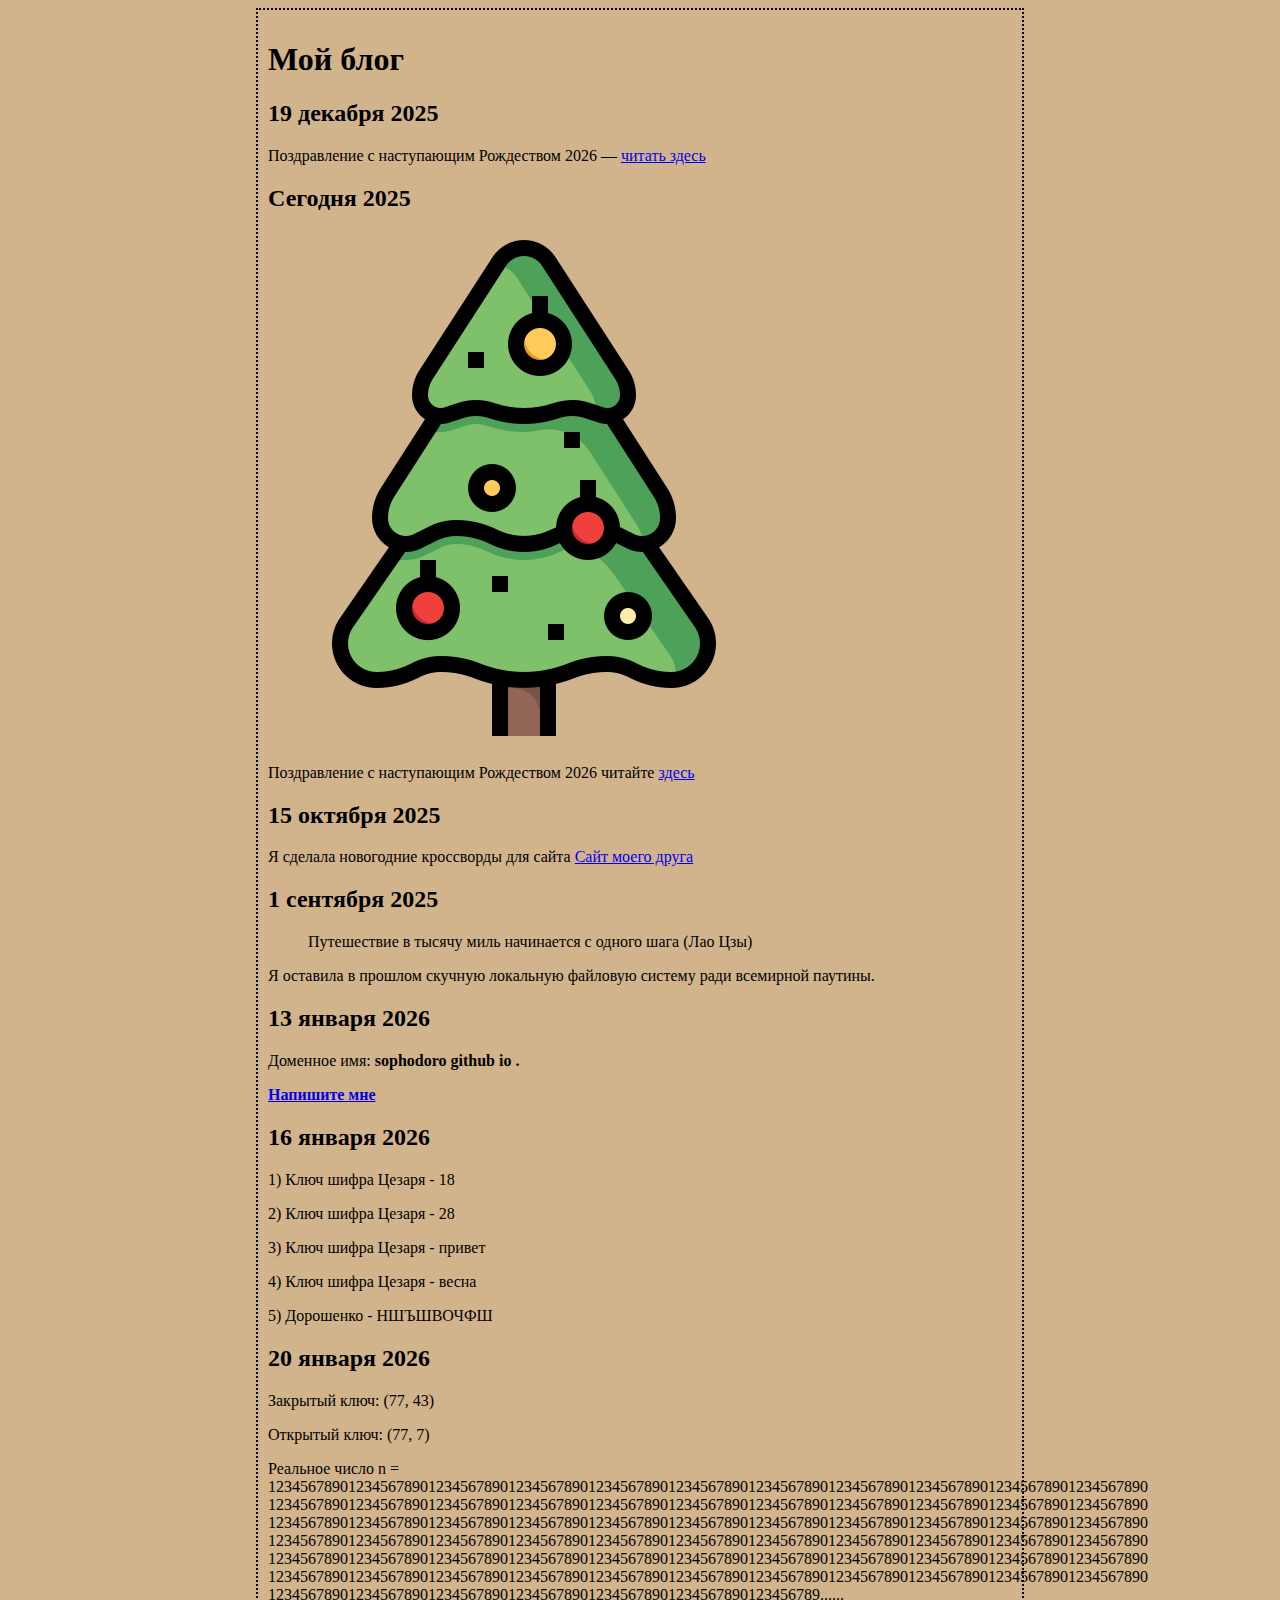
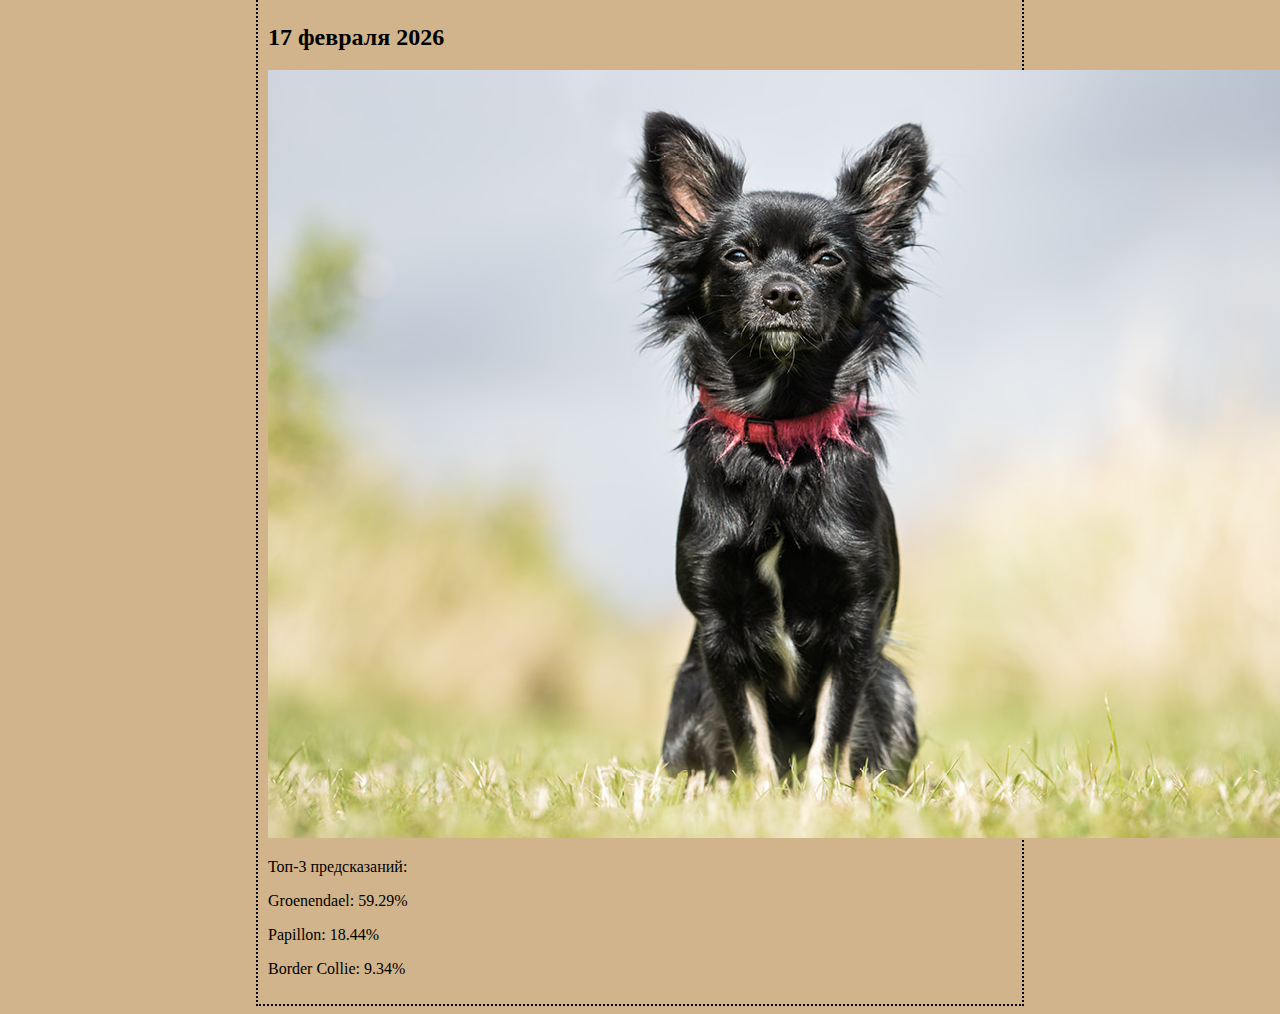
<file: index.html>
<!DOCTYPE html>
<html lang="ru">
<head>
    <link type="text/css" rel="stylesheet" href="style.css">
    <meta charset="UTF-8">
    <meta name="viewport" content="width=device-width, initial-scale=1.0">
    <title>Мой блог</title>
</head> 
    
<body>
    <h1>Мой блог</h1>

    <h2>19 декабря 2025</h2>
    <p>
        Поздравление с наступающим Рождеством 2026 —
        <a href="KOLYADKI.odt">читать здесь</a>
    </p>

    <h2>Сегодня 2025</h2>
    <img src="icons/free-icon-christmas-tree-6262020.png" alt="Новый год">

    <p>
        Поздравление с наступающим Рождеством 2026 читайте
        <a href="congratulations2026.html">здесь</a>
    </p>

    <h2>15 октября 2025</h2>
    <p>
        Я сделала новогодние кроссворды для сайта
        <a href="http://адрес-сайта-друга" title="Блог моего друга">
            Сайт моего друга
        </a>
    </p>

    <h2>1 сентября 2025</h2>
    <blockquote>
        Путешествие в тысячу миль начинается с одного шага (Лао Цзы)
    </blockquote>

    <p>
        Я оставила в прошлом скучную локальную файловую систему
        ради всемирной паутины.
    </p>

    <h2>13 января 2026</h2>
    <p>
        Доменное имя:
        <strong>sophodoro github io .</strong>
    </p>

    <p>
        <strong>
            <a href="mailto:dorosenkosm@gmail.com">Напишите мне</a>
        </strong>
    </p>

    <h2>16 января 2026</h2>
    <p>
           1) Ключ шифра Цезаря - 18
    </p>

    <p>
           2) Ключ шифра Цезаря - 28
    </p> 

    <p>
           3) Ключ шифра Цезаря - привет
    </p>

    <p>
           4) Ключ шифра Цезаря - весна
    </p>

    <p>
           5) Дорошенко - НШЪШВОЧФШ
    </p>

    <h2>20 января 2026</h2>
    <p>
        Закрытый ключ: (77, 43)
    </p>

    <p>
        Открытый ключ: (77, 7)
    </p>

    <p>
        Реальное число n = 12345678901234567890123456789012345678901234567890123456789012345678901234567890123456789012345678901234567890
12345678901234567890123456789012345678901234567890123456789012345678901234567890123456789012345678901234567890
12345678901234567890123456789012345678901234567890123456789012345678901234567890123456789012345678901234567890
12345678901234567890123456789012345678901234567890123456789012345678901234567890123456789012345678901234567890
12345678901234567890123456789012345678901234567890123456789012345678901234567890123456789012345678901234567890
12345678901234567890123456789012345678901234567890123456789012345678901234567890123456789012345678901234567890
123456789012345678901234567890123456789012345678901234567890123456789......
    </p>

<h2>17 февраля 2026</h2>
    <img src="icons/affenpincher.jpg" alt="Собака">
    <p>
        Топ-3 предсказаний:
     </p>
    <p>
        Groenendael: 59.29%
    </p>
     <p>
        Papillon: 18.44%
    </p>
     <p>
        Border Collie: 9.34%
    </p>

</body>
</html>
</file>
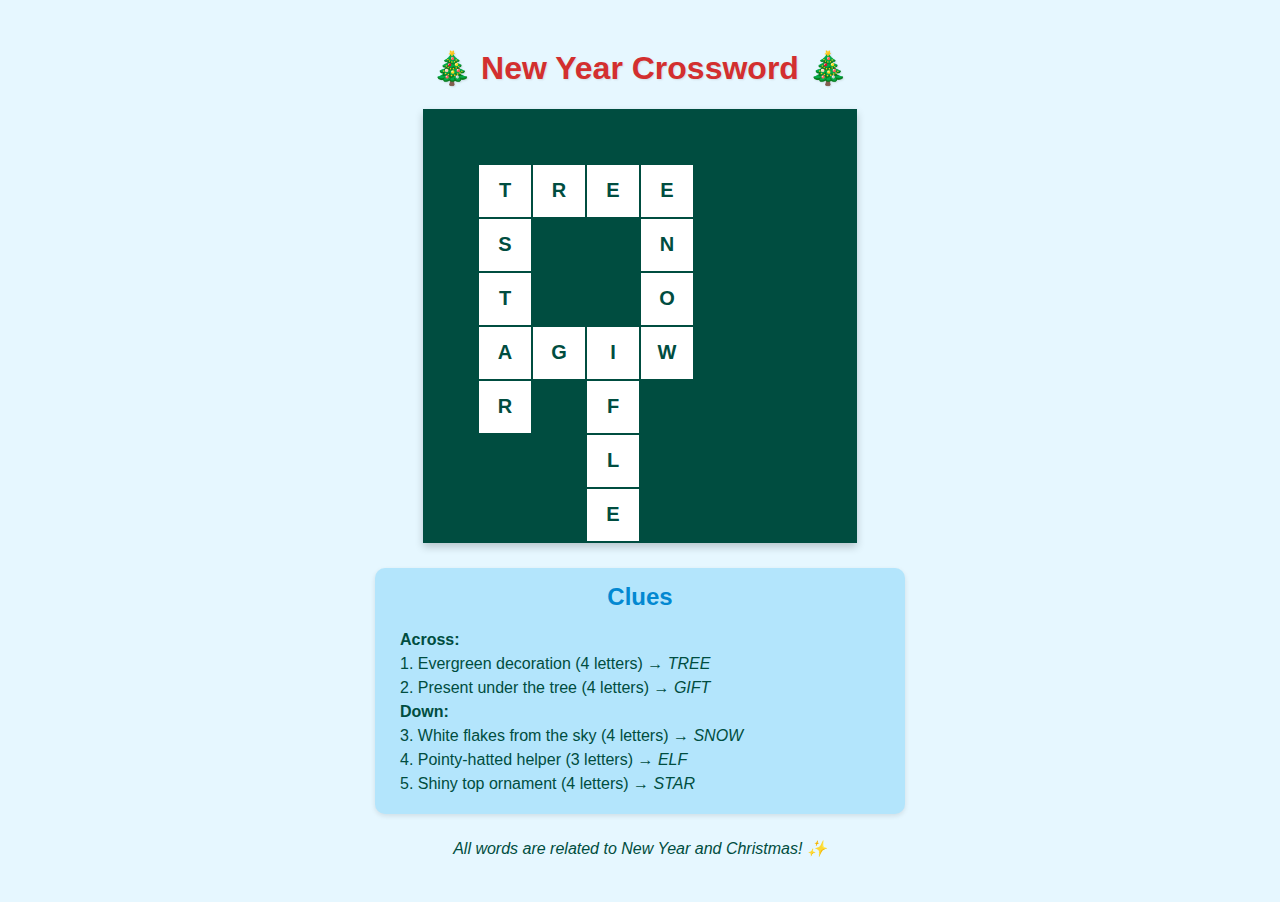
<file: crossvordEN.html>
<!DOCTYPE html>
<html lang="en">
<head>
  <meta charset="UTF-8">
  <title>New Year Crossword</title>
  <style>
    body {
      font-family: Arial, sans-serif;
      background-color: #e6f7ff;
      text-align: center;
      padding: 20px;
      color: #004d40;
    }
    h1 {
      color: #d32f2f;
      text-shadow: 1px 1px 2px rgba(0,0,0,0.1);
    }
    table {
      margin: 20px auto;
      border-collapse: collapse;
      box-shadow: 0 4px 8px rgba(0,0,0,0.2);
    }
    td {
      width: 50px;
      height: 50px;
      border: 2px solid #004d40;
      text-align: center;
      vertical-align: middle;
      font-size: 20px;
      font-weight: bold;
      background-color: #ffffff;
    }
    .black {
      background-color: #004d40;
    }
    .legend {
      max-width: 500px;
      margin: 25px auto;
      padding: 15px;
      background-color: #b3e5fc;
      border-radius: 10px;
      box-shadow: 0 2px 5px rgba(0,0,0,0.1);
    }
    .legend h2 {
      margin-top: 0;
      color: #0288d1;
    }
    .clue {
      text-align: left;
      margin: 6px 0;
      padding-left: 10px;
    }
  </style>
</head>
<body>
  <h1>🎄 New Year Crossword 🎄</h1>

  <!-- Crossword grid (8x8) -->
  <table>
    <tr>
      <td class="black"></td><td class="black"></td><td class="black"></td><td class="black"></td><td class="black"></td><td class="black"></td><td class="black"></td><td class="black"></td>
    </tr>
    <tr>
      <td class="black"></td><td>T</td><td>R</td><td>E</td><td>E</td><td class="black"></td><td class="black"></td><td class="black"></td>
    </tr>
    <tr>
      <td class="black"></td><td>S</td><td class="black"></td><td class="black"></td><td>N</td><td class="black"></td><td class="black"></td><td class="black"></td>
    </tr>
    <tr>
      <td class="black"></td><td>T</td><td class="black"></td><td class="black"></td><td>O</td><td class="black"></td><td class="black"></td><td class="black"></td>
    </tr>
    <tr>
      <td class="black"></td><td>A</td><td>G</td><td>I</td><td>W</td><td class="black"></td><td class="black"></td><td class="black"></td>
    </tr>
    <tr>
      <td class="black"></td><td>R</td><td class="black"></td><td>F</td><td class="black"></td><td class="black"></td><td class="black"></td><td class="black"></td>
    </tr>
    <tr>
      <td class="black"></td><td class="black"></td><td class="black"></td><td>L</td><td class="black"></td><td class="black"></td><td class="black"></td><td class="black"></td>
    </tr>
    <tr>
      <td class="black"></td><td class="black"></td><td class="black"></td><td>E</td><td class="black"></td><td class="black"></td><td class="black"></td><td class="black"></td>
    </tr>
  </table>

  <div class="legend">
    <h2>Clues</h2>
    <div class="clue"><strong>Across:</strong></div>
    <div class="clue">1. Evergreen decoration (4 letters) → <em>TREE</em></div>
    <div class="clue">2. Present under the tree (4 letters) → <em>GIFT</em></div>

    <div class="clue"><strong>Down:</strong></div>
    <div class="clue">3. White flakes from the sky (4 letters) → <em>SNOW</em></div>
    <div class="clue">4. Pointy-hatted helper (3 letters) → <em>ELF</em></div>
    <div class="clue">5. Shiny top ornament (4 letters) → <em>STAR</em></div>
  </div>

  <p><em>All words are related to New Year and Christmas! ✨</em></p>
</body>
</html>
</file>
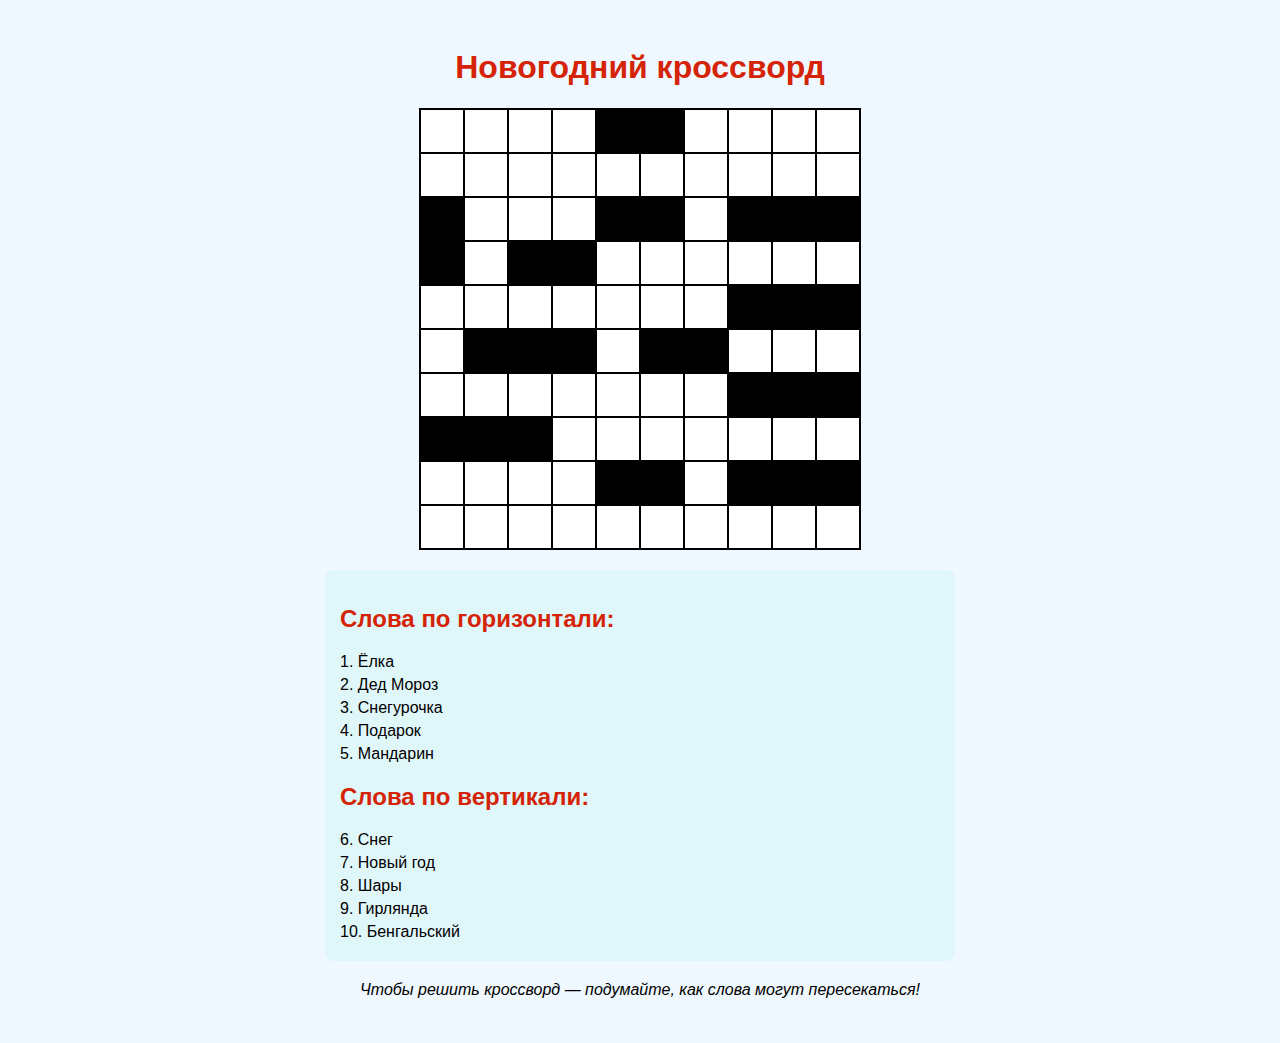
<file: crossvordRU.html>
<!DOCTYPE html>
<html lang="ru">
<head>
  <meta charset="UTF-8">
  <title>Новогодний кроссворд</title>
  <style>
    body {
      font-family: Arial, sans-serif;
      background-color: #f0f8ff;
      text-align: center;
      padding: 20px;
    }
    h1 {
      color: #d42306;
    }
    table {
      margin: 20px auto;
      border-collapse: collapse;
    }
    td {
      width: 40px;
      height: 40px;
      border: 2px solid #000;
      text-align: center;
      vertical-align: middle;
      font-weight: bold;
      font-size: 18px;
      background-color: #fff;
    }
    .black {
      background-color: #000;
    }
    .legend {
      margin: 20px auto;
      max-width: 600px;
      text-align: left;
      padding: 15px;
      background-color: #e0f7fa;
      border-radius: 8px;
    }
    .legend h2 {
      color: #d42306;
    }
    .word {
      margin: 5px 0;
    }
  </style>
</head>
<body>
  <h1>Новогодний кроссворд</h1>

  <!-- Кроссворд 10x10 -->
  <table>
    <tr>
      <td></td><td></td><td></td><td></td><td class="black"></td><td class="black"></td><td></td><td></td><td></td><td></td>
    </tr>
    <tr>
      <td></td><td></td><td></td><td></td><td></td><td></td><td></td><td></td><td></td><td></td>
    </tr>
    <tr>
      <td class="black"></td><td></td><td></td><td></td><td class="black"></td><td class="black"></td><td></td><td class="black"></td><td class="black"></td><td class="black"></td>
    </tr>
    <tr>
      <td class="black"></td><td></td><td class="black"></td><td class="black"></td><td></td><td></td><td></td><td></td><td></td><td></td>
    </tr>
    <tr>
      <td></td><td></td><td></td><td></td><td></td><td></td><td></td><td class="black"></td><td class="black"></td><td class="black"></td>
    </tr>
    <tr>
      <td></td><td class="black"></td><td class="black"></td><td class="black"></td><td></td><td class="black"></td><td class="black"></td><td></td><td></td><td></td>
    </tr>
    <tr>
      <td></td><td></td><td></td><td></td><td></td><td></td><td></td><td class="black"></td><td class="black"></td><td class="black"></td>
    </tr>
    <tr>
      <td class="black"></td><td class="black"></td><td class="black"></td><td></td><td></td><td></td><td></td><td></td><td></td><td></td>
    </tr>
    <tr>
      <td></td><td></td><td></td><td></td><td class="black"></td><td class="black"></td><td></td><td class="black"></td><td class="black"></td><td class="black"></td>
    </tr>
    <tr>
      <td></td><td></td><td></td><td></td><td></td><td></td><td></td><td></td><td></td><td></td>
    </tr>
  </table>

  <!-- Подсказки -->
  <div class="legend">
    <h2>Слова по горизонтали:</h2>
    <div class="word">1. Ёлка</div>
    <div class="word">2. Дед Мороз</div>
    <div class="word">3. Снегурочка</div>
    <div class="word">4. Подарок</div>
    <div class="word">5. Мандарин</div>

    <h2>Слова по вертикали:</h2>
    <div class="word">6. Снег</div>
    <div class="word">7. Новый год</div>
    <div class="word">8. Шары</div>
    <div class="word">9. Гирлянда</div>
    <div class="word">10. Бенгальский</div>
  </div>

  <p><em>Чтобы решить кроссворд — подумайте, как слова могут пересекаться!</em></p>
</body>
</html>
</file>
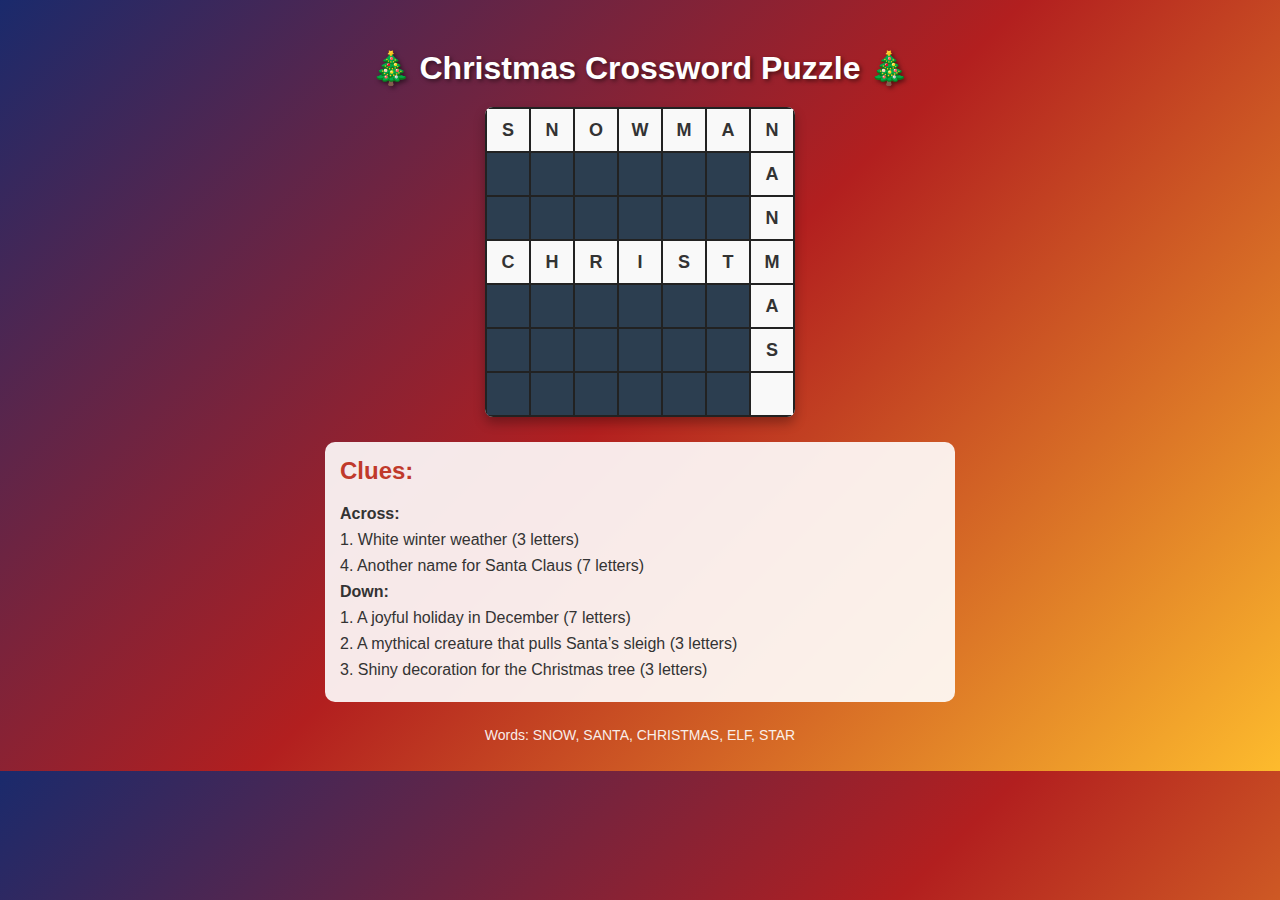
<file: krossvordEN.html>
<!DOCTYPE html>
<html lang="en">
<head>
  <meta charset="UTF-8">
  <meta name="viewport" content="width=device-width, initial-scale=1.0">
  <title>Christmas Crossword</title>
  <style>
    body {
      font-family: 'Segoe UI', Tahoma, Geneva, Verdana, sans-serif;
      background: linear-gradient(135deg, #1a2a6c, #b21f1f, #fdbb2d);
      color: #333;
      text-align: center;
      padding: 20px;
    }
    h1 {
      color: white;
      text-shadow: 2px 2px 4px rgba(0,0,0,0.5);
      margin-bottom: 20px;
    }
    table {
      margin: 20px auto;
      border-collapse: collapse;
      background-color: white;
      border-radius: 8px;
      overflow: hidden;
      box-shadow: 0 6px 12px rgba(0,0,0,0.3);
    }
    td {
      width: 40px;
      height: 40px;
      border: 2px solid #222;
      text-align: center;
      font-weight: bold;
      font-size: 18px;
      background-color: #f9f9f9;
    }
    .black {
      background-color: #2c3e50;
    }
    .clues {
      max-width: 600px;
      margin: 25px auto;
      background: rgba(255, 255, 255, 0.9);
      padding: 15px;
      border-radius: 10px;
      text-align: left;
    }
    .clues h2 {
      color: #c0392b;
      margin-top: 0;
    }
    .clue {
      margin: 8px 0;
      font-size: 16px;
    }
    footer {
      color: white;
      margin-top: 20px;
      font-size: 14px;
      opacity: 0.9;
    }
  </style>
</head>
<body>
  <h1>🎄 Christmas Crossword Puzzle 🎄</h1>

  <!-- Crossword grid (7x7) -->
  <table>
    <tr>
      <td>S</td><td>N</td><td>O</td><td>W</td><td>M</td><td>A</td><td>N</td>
    </tr>
    <tr>
      <td class="black"></td><td class="black"></td><td class="black"></td><td class="black"></td><td class="black"></td><td class="black"></td><td>A</td>
    </tr>
    <tr>
      <td class="black"></td><td class="black"></td><td class="black"></td><td class="black"></td><td class="black"></td><td class="black"></td><td>N</td>
    </tr>
    <tr>
      <td>C</td><td>H</td><td>R</td><td>I</td><td>S</td><td>T</td><td>M</td>
    </tr>
    <tr>
      <td class="black"></td><td class="black"></td><td class="black"></td><td class="black"></td><td class="black"></td><td class="black"></td><td>A</td>
    </tr>
    <tr>
      <td class="black"></td><td class="black"></td><td class="black"></td><td class="black"></td><td class="black"></td><td class="black"></td><td>S</td>
    </tr>
    <tr>
      <td class="black"></td><td class="black"></td><td class="black"></td><td class="black"></td><td class="black"></td><td class="black"></td><td></td>
    </tr>
  </table>

  <div class="clues">
    <h2>Clues:</h2>
    <div class="clue"><strong>Across:</strong></div>
    <div class="clue">1. White winter weather (3 letters)</div>
    <div class="clue">4. Another name for Santa Claus (7 letters)</div>

    <div class="clue"><strong>Down:</strong></div>
    <div class="clue">1. A joyful holiday in December (7 letters)</div>
    <div class="clue">2. A mythical creature that pulls Santa’s sleigh (3 letters)</div>
    <div class="clue">3. Shiny decoration for the Christmas tree (3 letters)</div>
  </div>

  <footer>
    Words: SNOW, SANTA, CHRISTMAS, ELF, STAR
  </footer>
</body>
</html>
</file>
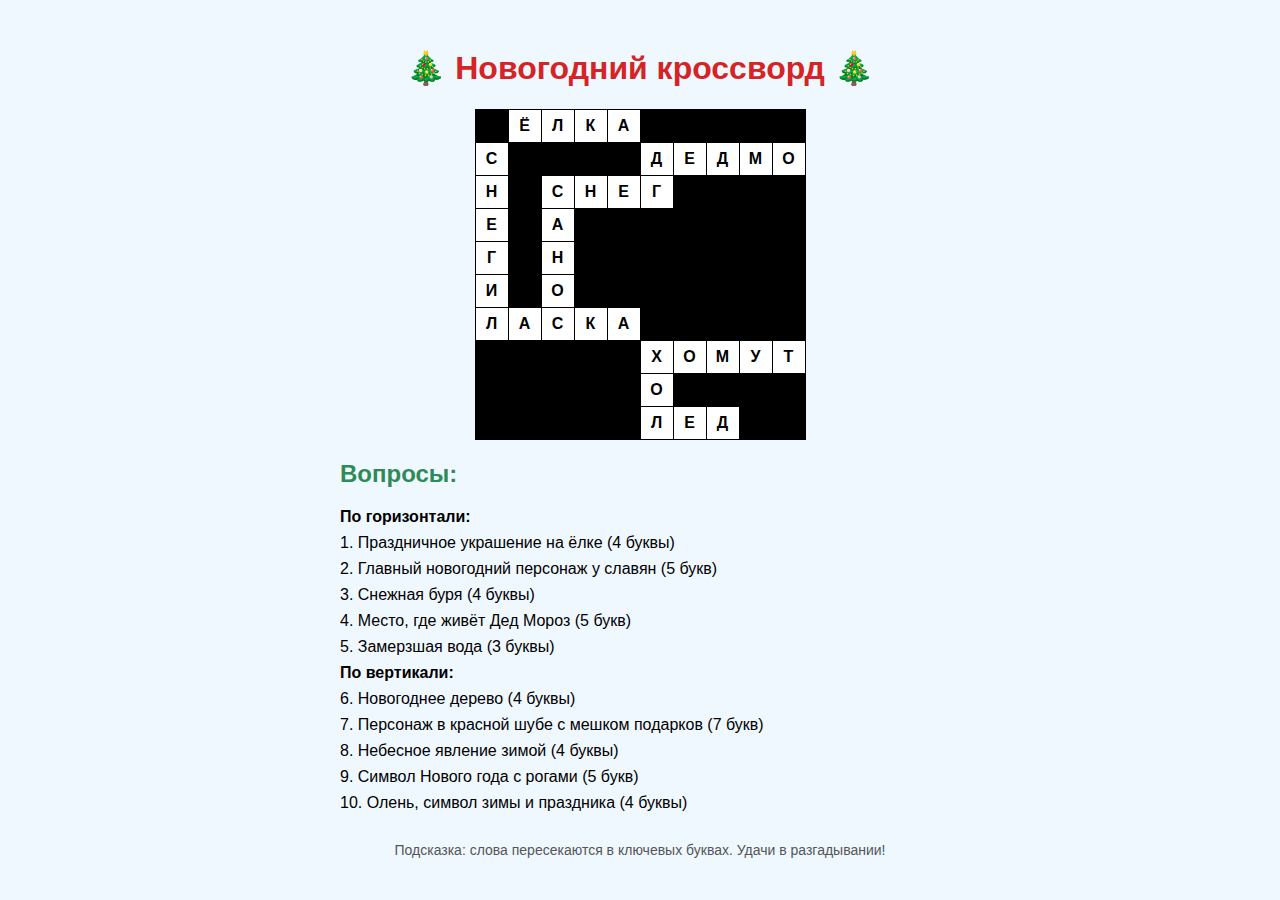
<file: krossvordRU.html>
<!DOCTYPE html>
<html lang="ru">
<head>
  <meta charset="UTF-8">
  <meta name="viewport" content="width=device-width, initial-scale=1.0">
  <title>Новогодний кроссворд</title>
  <style>
    body {
      font-family: Arial, sans-serif;
      background-color: #f0f8ff;
      text-align: center;
      padding: 20px;
    }
    h1 {
      color: #d42426;
    }
    table {
      margin: 20px auto;
      border-collapse: collapse;
    }
    td {
      width: 30px;
      height: 30px;
      border: 1px solid #000;
      text-align: center;
      font-weight: bold;
      background-color: #fff;
    }
    .black {
      background-color: #000;
    }
    .clues {
      max-width: 600px;
      margin: 20px auto;
      text-align: left;
    }
    .clues h2 {
      color: #2e8b57;
    }
    .clue {
      margin: 8px 0;
    }
  </style>
</head>
<body>
  <h1>🎄 Новогодний кроссворд 🎄</h1>

  <!-- Таблица кроссворда (10x10) -->
  <table>
    <tr>
      <td class="black"></td><td>Ё</td><td>Л</td><td>К</td><td>А</td><td class="black"></td><td class="black"></td><td class="black"></td><td class="black"></td><td class="black"></td>
    </tr>
    <tr>
      <td>С</td><td class="black"></td><td class="black"></td><td class="black"></td><td class="black"></td><td>Д</td><td>Е</td><td>Д</td><td>М</td><td>О</td>
    </tr>
    <tr>
      <td>Н</td><td class="black"></td><td>С</td><td>Н</td><td>Е</td><td>Г</td><td class="black"></td><td class="black"></td><td class="black"></td><td class="black"></td>
    </tr>
    <tr>
      <td>Е</td><td class="black"></td><td>А</td><td class="black"></td><td class="black"></td><td class="black"></td><td class="black"></td><td class="black"></td><td class="black"></td><td class="black"></td>
    </tr>
    <tr>
      <td>Г</td><td class="black"></td><td>Н</td><td class="black"></td><td class="black"></td><td class="black"></td><td class="black"></td><td class="black"></td><td class="black"></td><td class="black"></td>
    </tr>
    <tr>
      <td>И</td><td class="black"></td><td>О</td><td class="black"></td><td class="black"></td><td class="black"></td><td class="black"></td><td class="black"></td><td class="black"></td><td class="black"></td>
    </tr>
    <tr>
      <td>Л</td><td>А</td><td>С</td><td>К</td><td>А</td><td class="black"></td><td class="black"></td><td class="black"></td><td class="black"></td><td class="black"></td>
    </tr>
    <tr>
      <td class="black"></td><td class="black"></td><td class="black"></td><td class="black"></td><td class="black"></td><td>Х</td><td>О</td><td>М</td><td>У</td><td>Т</td>
    </tr>
    <tr>
      <td class="black"></td><td class="black"></td><td class="black"></td><td class="black"></td><td class="black"></td><td>О</td><td class="black"></td><td class="black"></td><td class="black"></td><td class="black"></td>
    </tr>
    <tr>
      <td class="black"></td><td class="black"></td><td class="black"></td><td class="black"></td><td class="black"></td><td>Л</td><td>Е</td><td>Д</td><td class="black"></td><td class="black"></td>
    </tr>
  </table>

  <div class="clues">
    <h2>Вопросы:</h2>
    <div class="clue"><strong>По горизонтали:</strong></div>
    <div class="clue">1. Праздничное украшение на ёлке (4 буквы)</div>
    <div class="clue">2. Главный новогодний персонаж у славян (5 букв)</div>
    <div class="clue">3. Снежная буря (4 буквы)</div>
    <div class="clue">4. Место, где живёт Дед Мороз (5 букв)</div>
    <div class="clue">5. Замерзшая вода (3 буквы)</div>

    <div class="clue"><strong>По вертикали:</strong></div>
    <div class="clue">6. Новогоднее дерево (4 буквы)</div>
    <div class="clue">7. Персонаж в красной шубе с мешком подарков (7 букв)</div>
    <div class="clue">8. Небесное явление зимой (4 буквы)</div>
    <div class="clue">9. Символ Нового года с рогами (5 букв)</div>
    <div class="clue">10. Олень, символ зимы и праздника (4 буквы)</div>
  </div>

  <div style="margin-top: 30px; font-size: 14px; color: #555;">
    Подсказка: слова пересекаются в ключевых буквах. Удачи в разгадывании!
  </div>
</body>
</html>
</file>
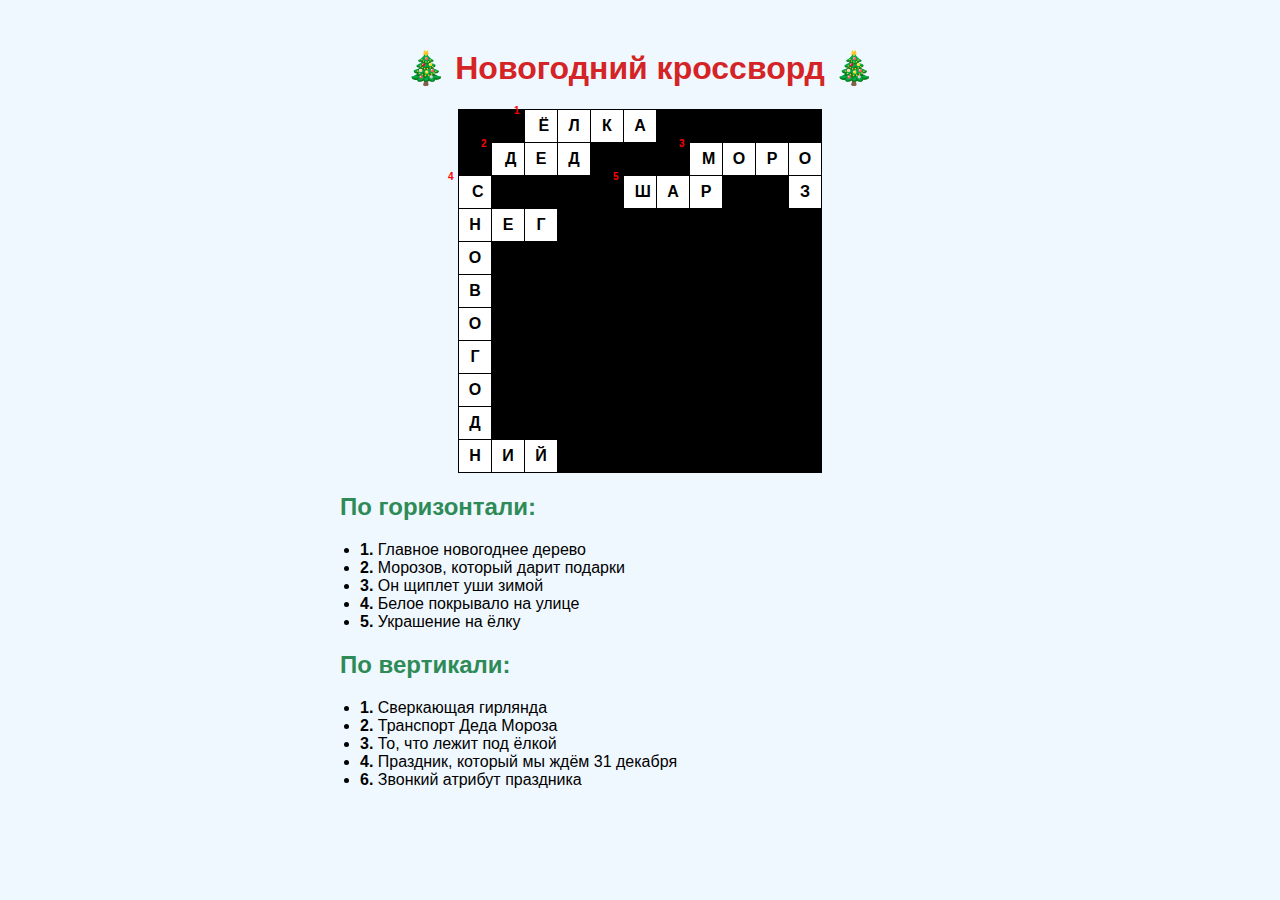
<file: krossvordRU1.html>
<!DOCTYPE html>
<html lang="ru">
<head>
  <meta charset="UTF-8" />
  <meta name="viewport" content="width=device-width, initial-scale=1.0"/>
  <title>Новогодний кроссворд</title>
  <style>
    body {
      font-family: Arial, sans-serif;
      background-color: #f0f8ff;
      text-align: center;
      padding: 20px;
    }
    h1 {
      color: #d42426;
    }
    table {
      margin: 20px auto;
      border-collapse: collapse;
    }
    td {
      width: 30px;
      height: 30px;
      border: 1px solid #000;
      text-align: center;
      vertical-align: middle;
      font-weight: bold;
      background-color: #fff;
    }
    .black {
      background-color: #000;
    }
    .number {
      font-size: 10px;
      position: relative;
      top: -12px;
      left: -12px;
      float: left;
      color: red;
    }
    .clues {
      max-width: 600px;
      margin: 0 auto;
      text-align: left;
    }
    .clues h2 {
      color: #2e8b57;
    }
    .clues ul {
      padding-left: 20px;
    }
  </style>
</head>
<body>
  <h1>🎄 Новогодний кроссворд 🎄</h1>

  <table>
    <!-- Пример сетки 11x11 -->
    <tr>
      <td class="black"></td>
      <td class="black"></td>
      <td><span class="number">1</span>Ё</td>
      <td>Л</td>
      <td>К</td>
      <td>А</td>
      <td class="black"></td>
      <td class="black"></td>
      <td class="black"></td>
      <td class="black"></td>
      <td class="black"></td>
    </tr>
    <tr>
      <td class="black"></td>
      <td><span class="number">2</span>Д</td>
      <td>Е</td>
      <td>Д</td>
      <td class="black"></td>
      <td class="black"></td>
      <td class="black"></td>
      <td><span class="number">3</span>М</td>
      <td>О</td>
      <td>Р</td>
      <td>О</td>
    </tr>
    <tr>
      <td><span class="number">4</span>С</td>
      <td class="black"></td>
      <td class="black"></td>
      <td class="black"></td>
      <td class="black"></td>
      <td><span class="number">5</span>Ш</td>
      <td>А</td>
      <td>Р</td>
      <td class="black"></td>
      <td class="black"></td>
      <td>З</td>
    </tr>
    <tr>
      <td>Н</td>
      <td>Е</td>
      <td>Г</td>
      <td class="black"></td>
      <td class="black"></td>
      <td class="black"></td>
      <td class="black"></td>
      <td class="black"></td>
      <td class="black"></td>
      <td class="black"></td>
      <td class="black"></td>
    </tr>
    <tr>
      <td>О</td>
      <td class="black"></td>
      <td class="black"></td>
      <td class="black"></td>
      <td class="black"></td>
      <td class="black"></td>
      <td class="black"></td>
      <td class="black"></td>
      <td class="black"></td>
      <td class="black"></td>
      <td class="black"></td>
    </tr>
    <tr>
      <td>В</td>
      <td class="black"></td>
      <td class="black"></td>
      <td class="black"></td>
      <td class="black"></td>
      <td class="black"></td>
      <td class="black"></td>
      <td class="black"></td>
      <td class="black"></td>
      <td class="black"></td>
      <td class="black"></td>
    </tr>
    <tr>
      <td>О</td>
      <td class="black"></td>
      <td class="black"></td>
      <td class="black"></td>
      <td class="black"></td>
      <td class="black"></td>
      <td class="black"></td>
      <td class="black"></td>
      <td class="black"></td>
      <td class="black"></td>
      <td class="black"></td>
    </tr>
    <tr>
      <td>Г</td>
      <td class="black"></td>
      <td class="black"></td>
      <td class="black"></td>
      <td class="black"></td>
      <td class="black"></td>
      <td class="black"></td>
      <td class="black"></td>
      <td class="black"></td>
      <td class="black"></td>
      <td class="black"></td>
    </tr>
    <tr>
      <td>О</td>
      <td class="black"></td>
      <td class="black"></td>
      <td class="black"></td>
      <td class="black"></td>
      <td class="black"></td>
      <td class="black"></td>
      <td class="black"></td>
      <td class="black"></td>
      <td class="black"></td>
      <td class="black"></td>
    </tr>
    <tr>
      <td>Д</td>
      <td class="black"></td>
      <td class="black"></td>
      <td class="black"></td>
      <td class="black"></td>
      <td class="black"></td>
      <td class="black"></td>
      <td class="black"></td>
      <td class="black"></td>
      <td class="black"></td>
      <td class="black"></td>
    </tr>
    <tr>
      <td>Н</td>
      <td>И</td>
      <td>Й</td>
      <td class="black"></td>
      <td class="black"></td>
      <td class="black"></td>
      <td class="black"></td>
      <td class="black"></td>
      <td class="black"></td>
      <td class="black"></td>
      <td class="black"></td>
    </tr>
  </table>

  <div class="clues">
    <h2>По горизонтали:</h2>
    <ul>
      <li><b>1.</b> Главное новогоднее дерево</li>
      <li><b>2.</b> Морозов, который дарит подарки</li>
      <li><b>3.</b> Он щиплет уши зимой</li>
      <li><b>4.</b> Белое покрывало на улице</li>
      <li><b>5.</b> Украшение на ёлку</li>
    </ul>

    <h2>По вертикали:</h2>
    <ul>
      <li><b>1.</b> Сверкающая гирлянда</li>
      <li><b>2.</b> Транспорт Деда Мороза</li>
      <li><b>3.</b> То, что лежит под ёлкой</li>
      <li><b>4.</b> Праздник, который мы ждём 31 декабря</li>
      <li><b>6.</b> Звонкий атрибут праздника</li>
    </ul>
  </div>
</body>
</html>
</file>
<file: style.css>
body{
	background-color: #d2b48c;
	margin-left: 20%;
	margin-right: 20%;
	border: 2px dotted black;
	padding: 10px 10px 10px 10px;
	font-family: sans serif;
    }
</file>
